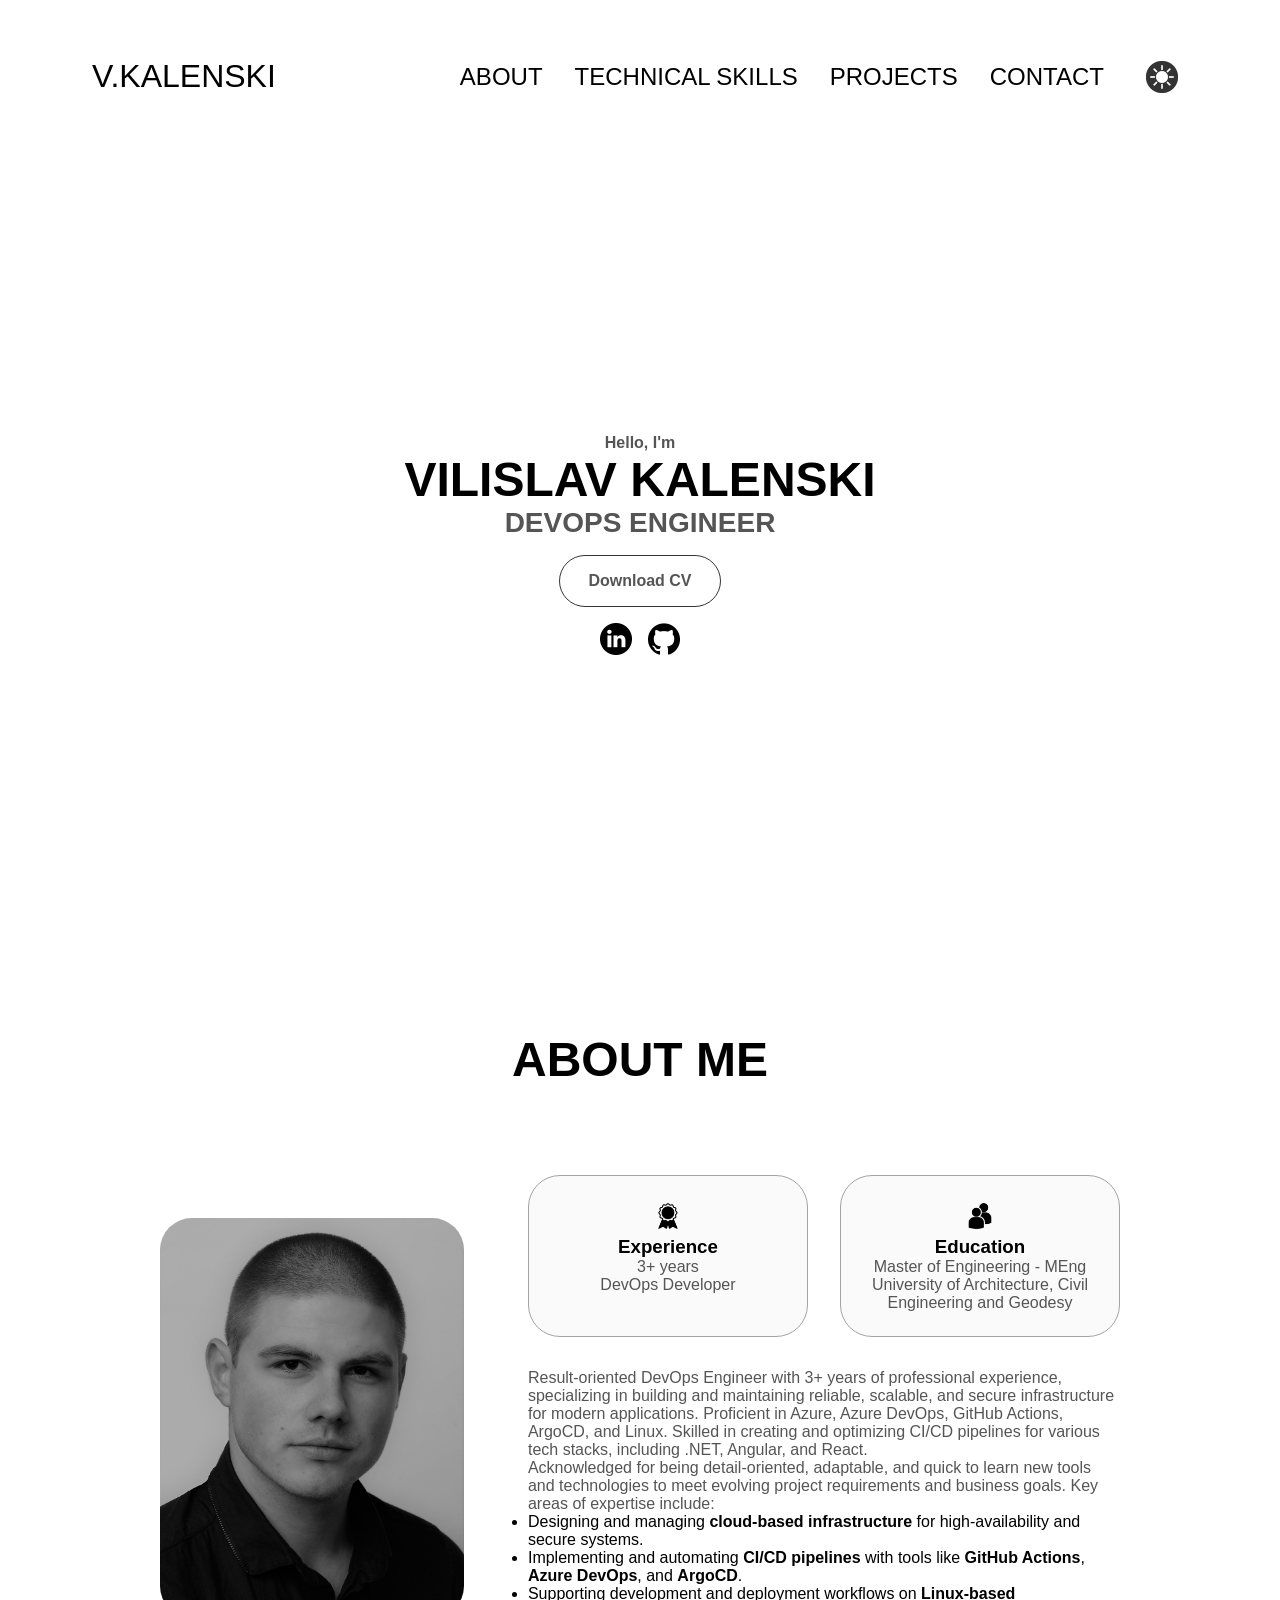
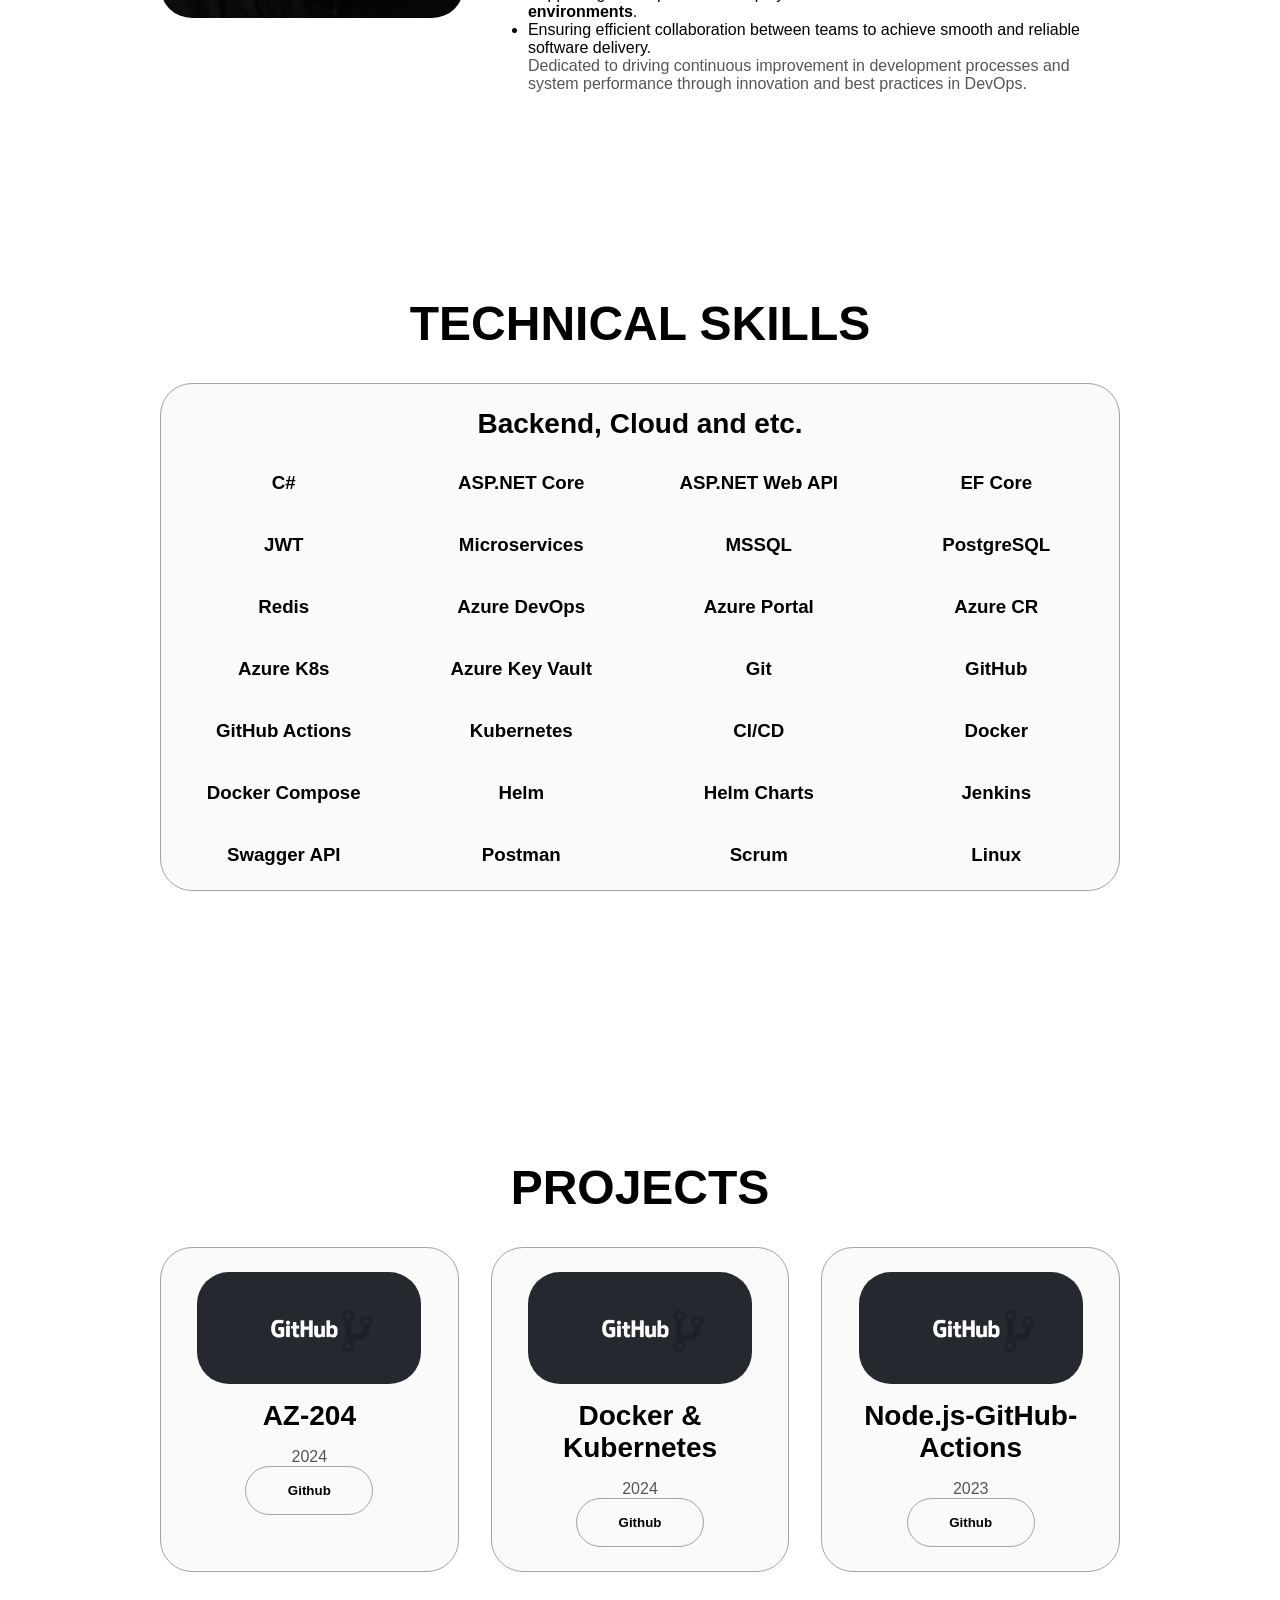
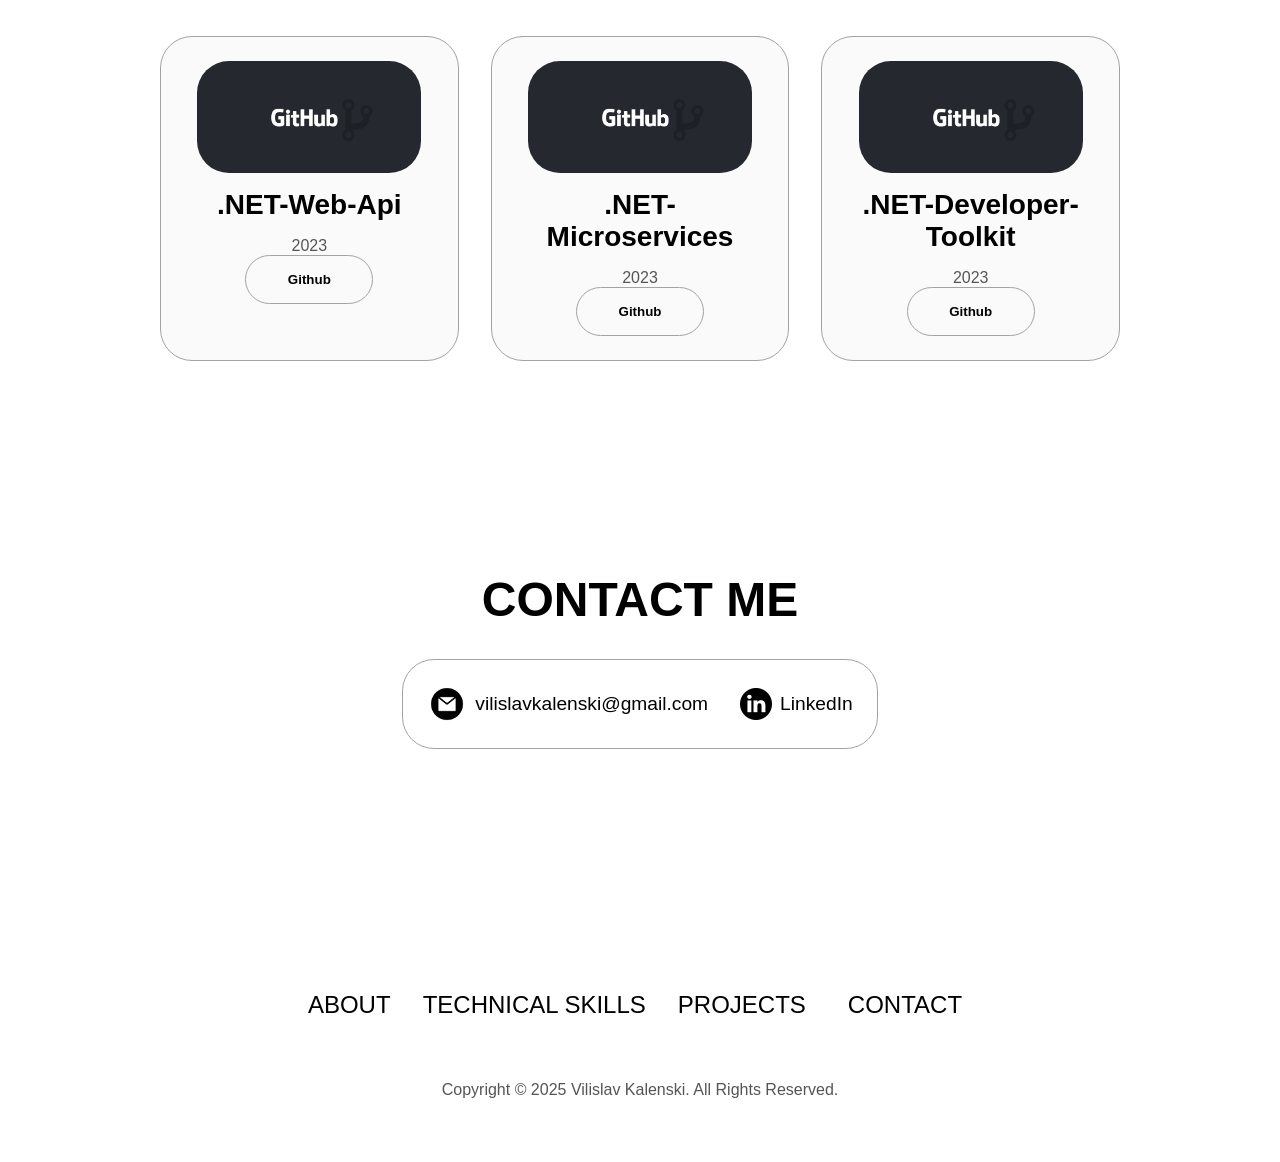
<file: index.html>
<!DOCTYPE html>
<html lang="en">
  <head>
    <meta charset="UTF-8" />
    <meta http-equiv="X-UA-Compatible" content="IE=edge" />
    <meta http-equiv="Content-Security-Policy" content="default-src 'self'; style-src 'self' https://fonts.googleapis.com; font-src 'self' https://fonts.gstatic.com;" />
    <meta name="viewport" content="width=device-width, initial-scale=1.0" />
    <title>My Portfolio</title>
    <link rel="stylesheet" href="style.css" />
    <link rel="stylesheet" href="mediaqueries.css" />
    <script nonce="random123" src="script.js"></script>
  </head>
  <body>
    <nav id="desktop-nav">
      <div class="logo">V.KALENSKI</div>
      <div>
        <ul class="nav-links">
          <li><a href="#about">ABOUT</a></li>
          <li><a href="#experience">TECHNICAL SKILLS</a></li>
          <li><a href="#projects">PROJECTS</a></li>
          <li><a href="#contact">CONTACT</a></li>
          <li>
            <img
              id="modeToggle"
              class="icon color-icon"
              src="./assets/theme_light.png"
              src-light="./assets/theme_light.png"
              src-dark="./assets/theme_dark.png"
              alt="Color them icon"
            />
          </li>
        </ul>
      </div>
    </nav>
    <nav id="hamburger-nav">
      <div class="logo">V.KALENSKI</div>
      <div class="hamburger-menu">
        <div class="hamburger-icon" onclick="toggleMenu()">
          <span></span>
          <span></span>
          <span></span>
        </div>
        <div class="menu-links">
          <li><a href="#about" onclick="toggleMenu()">ABOUT</a></li>
          <li><a href="#experience" onclick="toggleMenu()">TECHNICAL SKILLS</a></li>
          <li><a href="#projects" onclick="toggleMenu()">PROJECTS</a></li>
          <li><a href="#contact" onclick="toggleMenu()">CONTACT</a></li>
          <li>
            <img
              id="modeToggle2"
              class="icon color-icon"
              src="./assets/theme_light.png"
              src-light="./assets/theme_light.png"
              src-dark="./assets/theme_dark.png"
              alt="Color them icon"
            />
          </li>
        </div>
      </div>
    </nav>
    <section id="profile">
      <div class="section__text">
        <p class="section__text__p1">Hello, I'm</p>
        <h1 class="title">VILISLAV KALENSKI</h1>
        <p class="section__text__p2">DEVOPS ENGINEER</p>
        <div class="btn-container">
          <a href="./assets/CV.pdf" target="_blank" class="btn btn-color-2" download>
            Download CV
          </a>
        </div>
        <div id="socials-container">
          <img
            src="./assets/linkedin_light.png"
            src-light="./assets/linkedin_light.png"
            src-dark="./assets/linkedin_dark.png"
            alt="My LinkedIn profile"
            class="icon linkedin-icon"
            onclick="location.href='https://www.linkedin.com/in/vilislav-kalenski/'"
          />
          <img
            src="./assets/github_light.png"
            src-light="./assets/github_light.png"
            src-dark="./assets/github_dark.png"
            alt="My github profile"
            class="icon github-icon"
            onclick="location.href='https://github.com/VKalenski'"
          />
        </div>
      </div>
    </section>
    <section id="about">
      <h1 class="title">ABOUT ME</h1>
      <div class="section-container">
        <div class="section__pic-container">
          <img
            src="./assets/about-pic.png"
            alt="Profile picture"
            class="about-pic"
          />
        </div>
        <div class="about-details-container">
          <div class="about-containers">
            <div class="details-container">
              <img
                src="./assets/experience_light.png"
                src-light="./assets/experience_light.png"
                src-dark="./assets/experience_dark.png"
                alt="Experience icon"
                class="icon"
              />
              <h3>Experience</h3>
              <p>3+ years <br />DevOps Developer</p>
            </div>
            <div class="details-container">
              <img
                src="./assets/education_light.png"
                src-light="./assets/education_light.png"
                src-dark="./assets/education_dark.png"
                alt="Education icon"
                class="icon"
              />
              <h3>Education</h3>
              <p>Master of Engineering - MEng<br />University of Architecture, Civil Engineering and Geodesy</p>
            </div>
          </div>
          <div class="text-container">
            <p>Result-oriented DevOps Engineer with 3+ years of professional experience, specializing in building and maintaining reliable, scalable, and secure infrastructure for modern applications. Proficient in Azure, Azure DevOps, GitHub Actions, ArgoCD, and Linux. Skilled in creating and optimizing CI/CD pipelines for various tech stacks, including .NET, Angular, and React.</p>
            <p>Acknowledged for being detail-oriented, adaptable, and quick to learn new tools and technologies to meet evolving project requirements and business goals. Key areas of expertise include:</p>
            <ul>
              <li>Designing and managing <strong>cloud-based infrastructure</strong> for high-availability and secure systems.</li>
              <li>Implementing and automating <strong>CI/CD pipelines</strong> with tools like <strong>GitHub Actions</strong>, <strong>Azure DevOps</strong>, and <strong>ArgoCD</strong>.</li>
              <li>Supporting development and deployment workflows on <strong>Linux-based environments</strong>.</li>
              <li>Ensuring efficient collaboration between teams to achieve smooth and reliable software delivery.</li>
            </ul>
            <p>Dedicated to driving continuous improvement in development processes and system performance through innovation and best practices in DevOps.</p>
          </div>
        </div>
      </div>
    </section>
    <section id="experience">
      <h1 class="title">TECHNICAL SKILLS</h1>
      <div class="experience-details-container">
        <div class="about-containers">
          <div class="details-container">
            <h2 class="experience-sub-title">Backend, Cloud and etc.</h2>
            <div class="article-container">
              <article>
                <div>
                  <h3>C#</h3>
                </div>
              </article>
              <article>
                <div>
                  <h3>ASP.NET Core</h3>
                </div>
              </article>
              <article>
                <div>
                  <h3>ASP.NET Web API</h3>
                </div>
              </article>
              <article>
                <div>
                  <h3>EF Core</h3>
                </div>
              </article>
              <article>
                <div>
                  <h3>JWT</h3>
                </div>
              </article>
              <article>
                <div>
                  <h3>Microservices</h3>
                </div>
              </article>
              <article>
                <div>
                  <h3>MSSQL</h3>
                </div>
              </article>
              <article>
                <div>
                  <h3>PostgreSQL</h3>
                </div>
              </article>
              <article>
                <div>
                  <h3>Redis</h3>
                </div>
              </article>
              <article>
                <div>
                  <h3>Azure DevOps</h3>
                </div>
              </article>
              <article>
                <div>
                  <h3>Azure Portal</h3>
                </div>
              </article>
              <article>
                <div>
                  <h3>Azure CR</h3>
                </div>
              </article>
              <article>
                <div>
                  <h3>Azure K8s</h3>
                </div>
              </article>
              <article>
                <div>
                  <h3>Azure Key Vault</h3>
                </div>
              </article>
              <article>
                <div>
                  <h3>Git</h3>
                </div>
              </article>
              <article>
                <div>
                  <h3>GitHub</h3>
                </div>
              </article>
              <article>
                <div>
                  <h3>GitHub Actions</h3>
                </div>
              </article>
              <article>
                <div>
                  <h3>Kubernetes</h3>
                </div>
              </article>
              <article>
                <div>
                  <h3>CI/CD</h3>
                </div>
              </article>
              <article>
                <div>
                  <h3>Docker</h3>
                </div>
              </article>
              <article>
                <div>
                  <h3>Docker Compose</h3>
                </div>
              </article>
              <article>
                <div>
                  <h3>Helm</h3>
                </div>
              </article>
              <article>
                <div>
                  <h3>Helm Charts</h3>
                </div>
              </article>
              <article>
                <div>
                  <h3>Jenkins</h3>
                </div>
              </article>
              <article>
                <div>
                  <h3>Swagger API</h3>
                </div>
              </article>
              <article>
                <div>
                  <h3>Postman</h3>
                </div>
              </article>
              <article>
                <div>
                  <h3>Scrum</h3>
                </div>
              </article>
              <article>
                <div>
                  <h3>Linux</h3>
                </div>
              </article>
            </div>
          </div>
        </div>
      </div>
    </section>
    <section id="projects">
      <h1 class="title">PROJECTS</h1>
      <div class="experience-details-container">
        <div class="about-containers">
          <div class="details-container color-container">
            <div class="article-container">
              <img
                src="./assets/project-1.png"
                alt="Project 1"
                class="project-img"
              />
            </div>
            <h2 class="experience-sub-title project-title">AZ-204</h2>
            <p>2024</p>
            <div class="btn-container">
              <button
                class="btn btn-color-2 project-btn"
                onclick="location.href='https://github.com/VKalenski/AZ-204'"
              >
                Github
              </button>
            </div>
          </div>
          <div class="details-container color-container">
            <div class="article-container">
              <img
                src="./assets/project-2.png"
                alt="Project 2"
                class="project-img"
              />
            </div>
            <h2 class="experience-sub-title project-title">Docker & Kubernetes</h2>
            <p>2024</p>
            <div class="btn-container">
              <button
                class="btn btn-color-2 project-btn"
                onclick="location.href='https://github.com/VKalenski/Docker-Kubernetes-The-Practical-Guide'"
              >
                Github
              </button>
            </div>
          </div>
          <div class="details-container color-container">
            <div class="article-container">
              <img
                src="./assets/project-3.png"
                alt="Project 3"
                class="project-img"
              />
            </div>
            <h2 class="experience-sub-title project-title">Node.js-GitHub-Actions</h2>
            <p>2023</p>
            <div class="btn-container">
              <button
                class="btn btn-color-2 project-btn"
                onclick="location.href='https://github.com/VKalenski/Node.js-GitHub-Actions'"
              >
                Github
              </button>
            </div>
          </div>
        </div>
        <div class="experience-details-container">
          <div class="about-containers">
            <div class="details-container color-container">
              <div class="article-container">
                <img
                  src="./assets/project-1.png"
                  alt="Project 1"
                  class="project-img"
                />
              </div>
              <h2 class="experience-sub-title project-title">.NET-Web-Api</h2>
              <p>2023</p>
              <div class="btn-container">
                <button
                  class="btn btn-color-2 project-btn"
                  onclick="location.href='https://github.com/VKalenski/.NET-Web-Api'"
                >
                  Github
                </button>
              </div>
            </div>
            <div class="details-container color-container">
              <div class="article-container">
                <img
                  src="./assets/project-2.png"
                  alt="Project 2"
                  class="project-img"
                />
              </div>
              <h2 class="experience-sub-title project-title">.NET-Microservices</h2>
              <p>2023</p>
              <div class="btn-container">
                <button
                  class="btn btn-color-2 project-btn"
                  onclick="location.href='https://github.com/VKalenski/.NET-Microservices'"
                >
                  Github
                </button>
              </div>
            </div>
            <div class="details-container color-container">
              <div class="article-container">
                <img
                  src="./assets/project-3.png"
                  alt="Project 3"
                  class="project-img"
                />
              </div>
              <h2 class="experience-sub-title project-title">.NET-Developer-Toolkit</h2>
              <p>2023</p>
              <div class="btn-container">
                <button
                  class="btn btn-color-2 project-btn"
                  onclick="location.href='https://github.com/VKalenski/.NET-Developer-Toolkit'"
                >
                  Github
                </button>
              </div>
            </div>
          </div>
      </div>
    </section>
    <section id="contact">
      <h1 class="title">CONTACT ME</h1>
      <div class="contact-info-upper-container">
        <div class="contact-info-container">
          <img
            src="./assets/email_light.png"
            src-light="./assets/email_light.png"
            src-dark="./assets/email_dark.png"
            alt="Email icon"
            class="icon contact-icon email-icon"
          />
          <p><a href="mailto:examplemail@gmail.com">vilislavkalenski@gmail.com</a></p>
        </div>
        <div class="contact-info-container">
          <img
            src="./assets/linkedin_light.png"
            src-light="./assets/linkedin_light.png"
            src-dark="./assets/linkedin_dark.png"
            alt="My LinkedIn profile"
            class="icon linkedin-icon"
            onclick="location.href='https://www.linkedin.com/in/vilislav-kalenski/'"
          />
          <p><a href="https://www.linkedin.com">LinkedIn</a></p>
        </div>
      </div>
    </section>
    <footer>
      <nav>
        <div class="nav-links-container">
          <ul class="nav-links">
            <li><a href="#about">ABOUT</a></li>
            <li><a href="#experience">TECHNICAL SKILLS</a></li>
            <li><a href="#projects">PROJECTS</a></li>
            <li><a href="#contact">CONTACT</a></li>
          </ul>
        </div>
      </nav>
      <p>Copyright &#169; 2025 Vilislav Kalenski. All Rights Reserved.</p>
    </footer>
  </body>
</html>
</file>
<file: style.css>
/* GENERAL */

@import url("https://fonts.googleapis.com/css2?family=Poppins:wght@300;400;500;600&display=swap");

/* Default Light Mode */
:root {
  --primary-color: white;
  --primary-color-2: rgb(250, 250, 250);
  --primary-color-3: rgb(181, 181, 181);
  --background-color: rgb(255, 255, 255);
  --secondary-color: black;
  --secondary-color-2: rgb(85, 85, 85);
  --button-background: rgb(53, 53, 53);
  --button-text-hover: grey;
  --button-border: rgb(53, 53, 53) 0.1rem solid;
  --button-border-2: rgb(255, 255, 255) 0.1rem solid;
  --container-border: rgb(163, 163, 163);
}

/* Dark Mode */
[theme="dark"] {
  --primary-color: black;
  --primary-color-2: rgb(39, 39, 39);
  --primary-color-3: rgb(74, 74, 74);
  --background-color: rgb(33, 33, 33);
  --secondary-color: white;
  --secondary-color-2: rgb(170, 170, 170);
  --button-background: rgb(202, 202, 202);
  --button-text-hover: lightgrey;
  --button-border: rgb(202, 202, 202) 0.1rem solid;
  --button-border-2: rgb(0, 0, 0) 0.1rem solid;
  --container-border: rgb(92, 92, 92);
}

* {
  margin: 0;
  padding: 0;
}

h3 {
  color: var(--secondary-color);
}

body {
  font-family: "Poppins", sans-serif;
  background-color: var(--background-color);
}

html {
  scroll-behavior: smooth;
}

p {
  color: var(--secondary-color-2);
}

/* TRANSITION */

a,
.btn {
  transition: all 300ms ease;
}

/* DESKTOP NAV */

nav,
.nav-links {
  display: flex;
  align-items: center;
}

nav {
  justify-content: space-around;
  height: 17vh;
}

.nav-links {
  gap: 2rem;
  list-style: none;
  font-size: 1.5rem;
}

nav li:last-child {
  width: max-content;
  display: flex;
  margin: auto;
  padding: 10px;
}

a {
  color: var(--secondary-color);
  text-decoration: none;
  text-decoration-color: var(--primary-color);
}

a:hover {
  text-decoration: underline;
  text-underline-offset: 1rem;
  text-decoration-color: var(--secondary-color);
}

nav a:hover {
  color: var(--secondary-color);
  text-decoration-color: var(--secondary-color);
}

.logo {
  font-size: 2rem;
  color: var(--secondary-color);
}

.logo:hover {
  cursor: default;
}

/* HAMBURGER MENU */

#hamburger-nav {
  display: none;
}

.hamburger-menu {
  position: relative;
  display: inline-block;
}

.hamburger-icon {
  display: flex;
  flex-direction: column;
  justify-content: space-between;
  height: 24px;
  width: 30px;
  cursor: pointer;
}

.hamburger-icon span {
  width: 100%;
  height: 2px;
  background-color: var(--secondary-color);
  transition: all 0.3 ease-in-out;
}

.menu-links {
  position: absolute;
  top: 100%;
  right: 0;
  background-color: var(--primary-color);
  width: fit-content;
  max-height: 0;
  overflow: hidden;
  transition: all 0.3 ease-in-out;
}

.menu-links a {
  display: block;
  padding: 10px;
  text-align: center;
  font-size: 1.5rem;
  color: var(--secondary-color);
  text-decoration: none;
  transition: all 0.3 ease-in-out;
}

.menu-links li {
  list-style: none;
}

.menu-links.open {
  max-height: 300px;
}

.hamburger-icon.open span:first-child {
  transform: rotate(45deg) translate(10px, 5px);
}

.hamburger-icon.open span:nth-child(2) {
  opacity: 0;
}

.hamburger-icon.open span:last-child {
  transform: rotate(-45deg) translate(10px, -5px);
}

.hamburger-icon span:first-child {
  transform: none;
}

.hamburger-icon span:first-child {
  opacity: 1;
}

.hamburger-icon span:first-child {
  transform: none;
}

/* SECTIONS */

section {
  padding-top: 4vh;
  height: 96vh;
  margin: 0 10rem;
  box-sizing: border-box;
  min-height: fit-content;
}

.section-container {
  display: flex;
}

/* PROFILE SECTION */

#profile {
  display: flex;
  justify-content: center;
  gap: 5rem;
  height: 60vh;
}

.section__pic-container {
  display: flex;
  height: 400px;
  width: 400px;
  margin: auto 0;
}

.section__text {
  align-self: center;
  text-align: center;
}

.section__text p {
  font-weight: 600;
}

.section__text__p1 {
  text-align: center;
}

.section__text__p2 {
  font-size: 1.75rem;
  margin-bottom: 1rem;
}

.title {
  color: var(--secondary-color);
  font-size: 3rem;
  text-align: center;
}

#socials-container {
  display: flex;
  justify-content: center;
  margin-top: 1rem;
  gap: 1rem;
}

/* ICONS */

.icon {
  cursor: pointer;
  height: 2rem;
}

/* BUTTONS */

.btn-container {
  display: flex;
  justify-content: center;
  gap: 1rem;
}

.btn {
  font-weight: 600;
  transition: all 300ms ease;
  padding: 1rem;
  width: 8rem;
  border-radius: 2rem;
}

.btn-color-1,
.btn-color-2 {
  border: var(--button-border);
  color: var(--secondary-color-2);
}

.btn-color-1:hover,
.btn-color-2:hover {
  cursor: pointer;
}

.btn-color-1,
.btn-color-2:hover {
  background: var(--button-background);
  color: var(--primary-color);
}

.btn-color-1:hover {
  background: var(--secondary-color);
}

.btn-color-2 {
  background: none;
}

.btn-color-2:hover {
  border: var(--button-border);
  background: var(--secondary-color);
}

.btn-container {
  gap: 1rem;
}

/* ABOUT SECTION */

#about {
  position: relative;
}

.about-containers {
  gap: 2rem;
  margin-bottom: 2rem;
  margin-top: 2rem;
}

.about-details-container {
  justify-content: center;
  flex-direction: column;
}

.about-containers,
.about-details-container {
  display: flex;
}

.about-pic {
  border-radius: 2rem;
}

/* .arrow {
  position: absolute;
  right: -5rem;
  bottom: 2.5rem;
} */

.details-container {
  padding: 1.5rem;
  flex: 1;
  background: var(--primary-color-2);
  border-radius: 2rem;
  border: var(--button-border);
  border-color: var(--container-border);
  text-align: center;
}

.section-container {
  gap: 4rem;
  height: 80%;
}

.section__pic-container {
  height: 400px;
  width: 400px;
  margin: auto 0;
}

/* EXPERIENCE SECTION */

#experience {
  position: relative;
}

.experience-sub-title {
  color: var(--secondary-color);
  font-weight: 600;
  font-size: 1.75rem;
  margin-bottom: 2rem;
}

.experience-details-container {
  display: flex;
  justify-content: center;
  flex-direction: column;
}

.article-container {
  display: flex;
  text-align: initial;
  flex-wrap: wrap;
  flex-direction: row;
  gap: 2.5rem;
  justify-content: space-around;
}

article {
  display: flex;
  width: 11rem;
  justify-content: space-around;
  gap: 0.5rem;
}

article .icon {
  cursor: default;
}

/* PROJECTS SECTION */

#projects {
  position: relative;
}

.color-container {
  border-color: var(--container-border);
  background: var(--primary-color-2);
}

.project-img {
  border-radius: 2rem;
  width: 90%;
  height: 90%;
}

.project-title {
  margin: 1rem;
  color: var(--secondary-color);
}

.project-btn {
  color: var(--secondary-color);
  border-color: var(--container-border);
}

/* CONTACT */

#contact {
  display: flex;
  justify-content: center;
  flex-direction: column;
  height: 60vh;
}

.contact-info-upper-container {
  display: flex;
  justify-content: center;
  border-radius: 2rem;
  border: var(--button-border);
  border-color: var(--container-border);
  background: var(--background-color);
  margin: 2rem auto;
  padding: 0.5rem;
}

.contact-info-container {
  display: flex;
  align-items: center;
  justify-content: center;
  gap: 0.5rem;
  margin: 1rem;
}

.contact-info-container p {
  font-size: larger;
}

.contact-icon {
  cursor: default;
}

.email-icon {
  height: 2.5rem;
}

/* FOOTER SECTION */

footer {
  height: 26vh;
  margin: 0 1rem;
}

footer p {
  text-align: center;
}
</file>
<file: mediaqueries.css>
@media screen and (max-width: 1400px) {
    #profile {
      height: 83vh;
      margin-bottom: 6rem;
    }
    .about-containers {
      flex-wrap: wrap;
    }
  }

  @media screen and (max-width: 1200px) {
    #desktop-nav {
      display: none;
    }
    #hamburger-nav {
      display: flex;
    }
    #experience,
    .experience-details-container {
      margin-top: 2rem;
    }
    #profile,
    .section-container {
      display: block;
    }
    .arrow {
      display: none;
    }
    section,
    .section-container {
      height: fit-content;
    }
    section {
      margin: 0 5%;
    }
    .section__pic-container {
      width: 275px;
      height: 275px;
      margin: 0 auto 2rem;
    }
    .about-containers {
      margin-top: 0;
    }
  }

  @media screen and (max-width: 600px) {
    #contact,
    footer {
      height: 40vh;
    }
    #profile {
      height: 83vh;
      margin-bottom: 0;
    }
    article {
      font-size: 1rem;
    }
    footer nav {
      height: fit-content;
      margin-bottom: 2rem;
    }
    .about-containers,
    .contact-info-upper-container,
    .btn-container {
      flex-wrap: wrap;
    }
    .contact-info-container {
      margin: 0;
    }
    .contact-info-container p,
    .nav-links li a {
      font-size: 1rem;
    }
    .experience-sub-title {
      font-size: 1.25rem;
    }
    .logo {
      font-size: 1.5rem;
    }
    .nav-links {
      flex-direction: column;
      gap: 0.5rem;
      text-align: center;
    }
    .section__pic-container {
      width: auto;
      height: 46vw;
      justify-content: center;
    }
    .section__text__p2 {
      font-size: 1.25rem;
    }
    .title {
      font-size: 2rem;
    }
    .text-container {
      text-align: justify;
      max-width: 800px;
      margin: 20px auto;
      background: #fff;
      padding: 20px;
      box-shadow: 0 4px 6px rgba(0, 0, 0, 0.1);
      border-radius: 8px;
    }
    ul li {
      margin-bottom: 8px;
      background: #fff;
    }
  }
</file>
